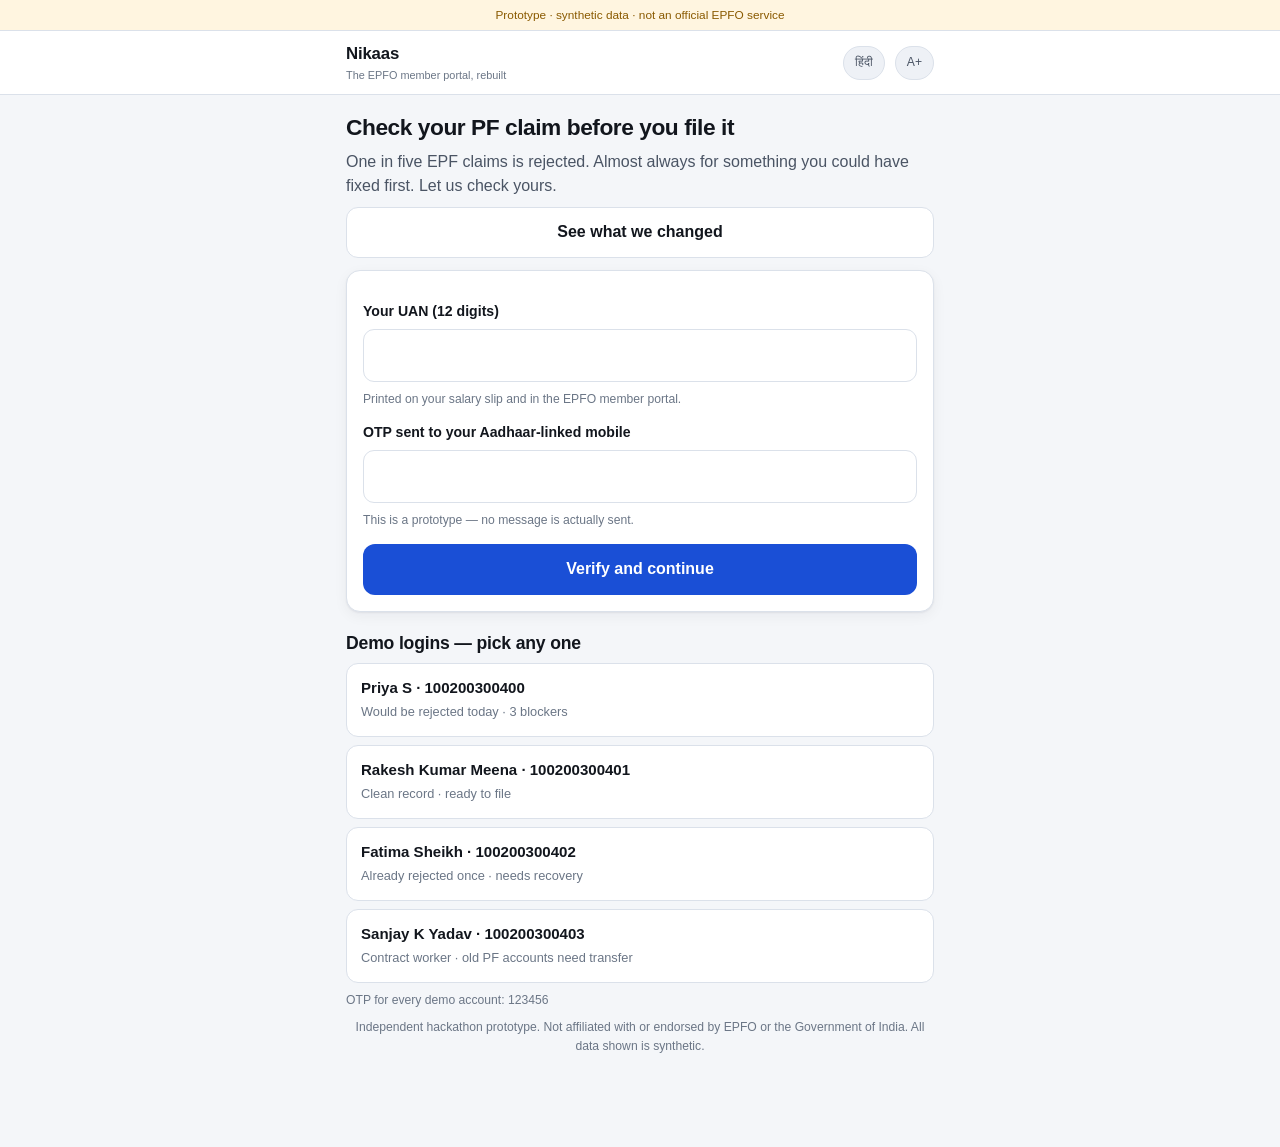
<file: index.html>
<!doctype html>
<html lang="en" data-text="normal">
<head>
<meta charset="utf-8">
<meta name="viewport" content="width=device-width, initial-scale=1, viewport-fit=cover">
<title>Nikaas — check your PF claim before you file it</title>
<meta name="description" content="One in five EPF claims is rejected, almost always for something fixable. Nikaas checks your record before you file, tells you exactly what to fix and who must fix it. Independent hackathon prototype, synthetic data.">
<meta name="theme-color" content="#1a4fd6" media="(prefers-color-scheme: light)">
<meta name="theme-color" content="#0d1117" media="(prefers-color-scheme: dark)">
<link rel="manifest" href="./manifest.webmanifest">
<link rel="icon" href="data:image/svg+xml,%3Csvg xmlns='http://www.w3.org/2000/svg' viewBox='0 0 64 64'%3E%3Crect width='64' height='64' rx='14' fill='%231a4fd6'/%3E%3Cpath d='M18 44V20h6l16 16V20h6v24h-6L24 28v16z' fill='%23fff'/%3E%3C/svg%3E">
<link rel="stylesheet" href="./assets/styles.css">
</head>
<body>
<div id="app">
  <noscript>
    <div style="max-width:620px;margin:40px auto;padding:0 16px;font-family:system-ui,sans-serif">
      <h1>Nikaas</h1>
      <p>This prototype needs JavaScript to run its claim-readiness checks. Everything runs on your own device — there is no server.</p>
      <p><small>Independent hackathon prototype. Not affiliated with EPFO or the Government of India. All data is synthetic.</small></p>
    </div>
  </noscript>
</div>
<script type="module" src="./assets/app.js"></script>
</body>
</html>
</file>
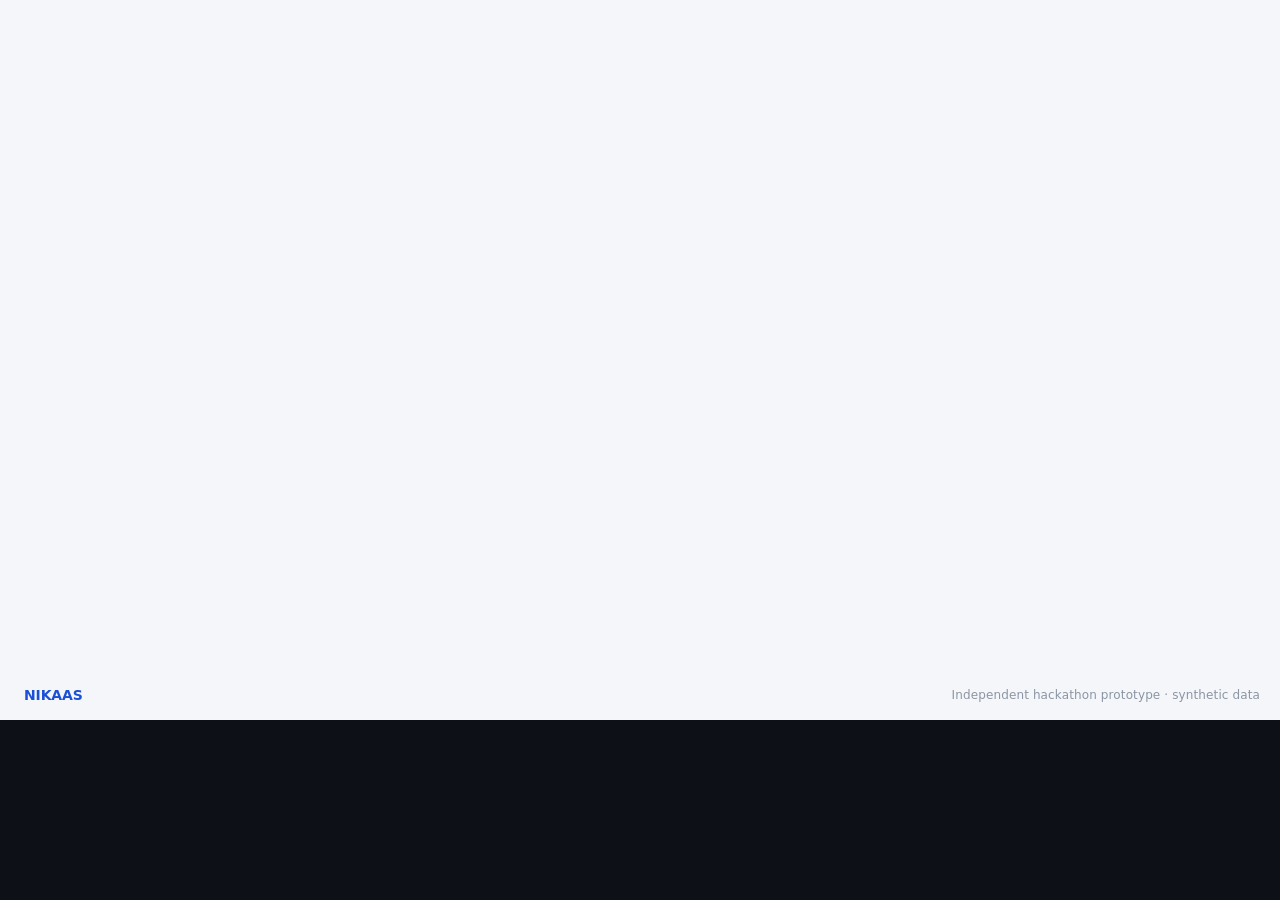
<file: film/film.html>
<!doctype html><html lang="en"><head><meta charset="utf-8">
<title>Nikaas</title>
<style>
* { box-sizing:border-box; margin:0; padding:0; }
html,body { width:1280px; height:720px; overflow:hidden; background:#0d1117;
  font:16px/1.5 system-ui,-apple-system,"Segoe UI",Roboto,"Noto Sans","Noto Sans Devanagari",sans-serif; }
#stage { position:relative; width:1280px; height:720px; background:#f4f6f9; color:#12161d; overflow:hidden; }

.scene { position:absolute; inset:0; opacity:0; pointer-events:none;
  display:flex; align-items:center; padding:56px 88px; gap:64px;
  transition:opacity .55s ease; }
.scene.on { opacity:1; }
.scene.center { flex-direction:column; justify-content:center; text-align:center; }

.eyebrow { font-size:15px; font-weight:700; letter-spacing:.16em; text-transform:uppercase; color:#1a4fd6; margin-bottom:18px; }
h1 { font-size:60px; line-height:1.06; letter-spacing:-.03em; font-weight:800; }
h2 { font-size:40px; line-height:1.15; letter-spacing:-.02em; font-weight:750; }
p  { font-size:22px; line-height:1.5; color:#4a5464; margin-top:18px; max-width:620px; }
.big { font-size:104px; font-weight:850; letter-spacing:-.045em; line-height:1; font-variant-numeric:tabular-nums; }
.blue { color:#1a4fd6; } .red { color:#b3261e; } .green { color:#0f7a3d; }

.copy { flex:1; min-width:0; }
.rise { opacity:0; transform:translateY(26px); transition:opacity .6s ease, transform .6s cubic-bezier(.2,.7,.3,1); }
.on .rise { opacity:1; transform:none; }
.on .d1 { transition-delay:.20s } .on .d2 { transition-delay:.45s }
.on .d3 { transition-delay:.70s } .on .d4 { transition-delay:.95s }

/* phone */
.phone { flex:0 0 auto; width:330px; height:590px; border-radius:34px; padding:10px;
  background:#12161d; box-shadow:0 26px 60px rgba(16,24,40,.28); position:relative; }
.phone img { width:100%; height:100%; object-fit:cover; object-position:top center; border-radius:25px; display:block; background:#fff; }
.phone.slide { opacity:0; transform:translateX(40px) scale(.97); transition:opacity .7s ease, transform .7s cubic-bezier(.2,.7,.3,1); }
.on .phone.slide { opacity:1; transform:none; transition-delay:.15s; }

/* callout bubble pinned over the phone */
.pin { position:absolute; background:#12161d; color:#fff; border-radius:12px; padding:11px 15px;
  font-size:17px; font-weight:650; white-space:nowrap; box-shadow:0 10px 26px rgba(0,0,0,.3);
  opacity:0; transform:translateY(8px); transition:opacity .45s ease, transform .45s ease; }
.on .pin { opacity:1; transform:none; transition-delay:.9s; }
.pin.blue { background:#1a4fd6; } .pin.red { background:#b3261e; } .pin.green { background:#0f7a3d; }
.pin::after { content:''; position:absolute; width:11px; height:11px; background:inherit; transform:rotate(45deg); }
.pin.l::after { left:-4px; top:50%; margin-top:-5px; }
.pin.r::after { right:-4px; top:50%; margin-top:-5px; }

/* lists */
.rows { margin-top:26px; display:flex; flex-direction:column; gap:11px; max-width:640px; }
.row { display:flex; align-items:center; gap:13px; font-size:20px; color:#12161d;
  background:#fff; border:1px solid #dbe1ea; border-radius:12px; padding:13px 17px;
  opacity:0; transform:translateX(-16px); transition:opacity .5s ease, transform .5s ease; }
.on .row { opacity:1; transform:none; }
.on .row:nth-child(1){transition-delay:.35s} .on .row:nth-child(2){transition-delay:.5s}
.on .row:nth-child(3){transition-delay:.65s} .on .row:nth-child(4){transition-delay:.8s}
.tag { flex:0 0 auto; font-size:13px; font-weight:750; padding:3px 9px; border-radius:99px; }
.tag.you { background:#e8eeff; color:#1a4fd6; } .tag.emp { background:#fff5e0; color:#8a5a00; }
.tag.epf { background:#fdecea; color:#b3261e; }

/* the AFTER -> BEFORE beat */
.swap { display:flex; align-items:center; gap:34px; margin-top:34px; }
.box { background:#fff; border:2px solid #dbe1ea; border-radius:16px; padding:24px 30px; font-size:25px; font-weight:700; }
.box.bad { border-color:#b3261e; color:#b3261e; }
.box.good { border-color:#0f7a3d; color:#0f7a3d; opacity:0; transform:scale(.9);
  transition:opacity .5s ease, transform .5s cubic-bezier(.2,.9,.3,1.3); }
.on .box.good { opacity:1; transform:none; transition-delay:1.15s; }
.arrow { font-size:40px; color:#1a4fd6; opacity:0; transition:opacity .4s ease; }
.on .arrow { opacity:1; transition-delay:.95s; }

/* stat bar */
.bar { margin-top:24px; width:620px; height:20px; border-radius:99px; background:#e3e7ee; overflow:hidden; }
.bar > i { display:block; height:100%; width:0; background:#b3261e; transition:width 1.5s cubic-bezier(.3,.8,.3,1); }
.on .bar > i { width:22%; transition-delay:.6s; }

.stack { display:flex; gap:16px; margin-top:30px; flex-wrap:wrap; }
.chip { background:#fff; border:1px solid #dbe1ea; border-radius:99px; padding:11px 20px; font-size:19px; font-weight:650;
  opacity:0; transform:translateY(10px); transition:opacity .45s ease, transform .45s ease; }
.on .chip:nth-child(1){transition-delay:.4s} .on .chip:nth-child(2){transition-delay:.55s}
.on .chip:nth-child(3){transition-delay:.7s}  .on .chip:nth-child(4){transition-delay:.85s}
.on .chip { opacity:1; transform:none; }

/* chrome */
#bar { position:absolute; left:0; bottom:0; height:4px; background:#1a4fd6; width:0; z-index:10; }
#note { position:absolute; right:20px; bottom:16px; font-size:12px; color:#8b95a4; z-index:10; letter-spacing:.01em; }
#mark { position:absolute; left:24px; bottom:14px; font-size:14px; font-weight:800; color:#1a4fd6; z-index:10; letter-spacing:-.01em; }
.dark { background:#0d1117; color:#e8ecf2; }
.dark p { color:#aeb8c6; } .dark .box { background:#161b23; border-color:#2a323d; }
</style></head><body><div id="stage">

<section class="scene center" id="s1">
  <div class="eyebrow rise">EPFO · Financial year 2024-25</div>
  <div class="big rise d1"><span id="n1">0</span> crore</div>
  <p class="rise d2" style="font-size:23px; margin-top:10px">EPF claims filed by members</p>
  <div class="big red rise d3" style="margin-top:18px"><span id="n2">0</span> crore</div>
  <p class="rise d3" style="font-size:23px; margin-top:10px">were <strong style="color:#b3261e">rejected</strong></p>
  <div class="bar rise d4"><i></i></div>
</section>

<section class="scene center" id="s2">
  <h1 class="rise">Almost none of it was fraud.</h1>
  <div class="stack" style="justify-content:center">
    <div class="chip">A name spelled differently on Aadhaar</div>
    <div class="chip">A bank account never verified</div>
    <div class="chip">An exit date an employer never marked</div>
  </div>
  <p class="rise d4" style="margin-top:34px">Every one of them knowable <em>before</em> the member pressed submit.</p>
</section>

<section class="scene center" id="s3">
  <div class="eyebrow rise">The one change</div>
  <div class="swap">
    <div class="box bad rise d1">EPFO validates<br>AFTER you file</div>
    <div class="arrow">→</div>
    <div class="box good">We check<br>BEFORE you file</div>
  </div>
  <p class="rise d4" style="margin-top:40px">That turns 1.74 crore rejections into 1.74 crore corrections.</p>
</section>

<section class="scene center dark" id="s4">
  <h1 class="rise" style="font-size:96px">Nikaas</h1>
  <p class="rise d2" style="font-size:30px; color:#6f9bff; margin-top:10px">The EPFO member portal, rebuilt</p>
  <p class="rise d3" style="font-size:19px; margin-top:26px">Independent hackathon prototype · synthetic data · not affiliated with EPFO</p>
</section>

<section class="scene" id="s5">
  <div class="copy">
    <div class="eyebrow rise">Before you file</div>
    <h2 class="rise d1">It tells you if you would be rejected.</h2>
    <p class="rise d2">Priya has ₹4,72,000 in her PF. Her readiness score is 19 out of 100.</p>
    <p class="rise d3">Filing today, she would be rejected — and would only find out in three weeks.</p>
  </div>
  <div class="phone slide"><img src="assets/02-home-blocked.png" alt="">
    <div class="pin red l" style="left:-140px; top:47%">19 / 100</div></div>
</section>

<section class="scene" id="s6">
  <div class="copy">
    <div class="eyebrow rise">The piece members never get</div>
    <h2 class="rise d1">Every blocker says who must fix it.</h2>
    <div class="rows">
      <div class="row"><span class="tag you">YOU</span> Name does not match Aadhaar</div>
      <div class="row"><span class="tag emp">EMPLOYER</span> Exit date never marked</div>
      <div class="row"><span class="tag epf">EPFO</span> More than one UAN</div>
    </div>
    <p class="rise d4" style="font-size:19px">Re-filing never fixes an employer's blocker. Most people re-file anyway.</p>
  </div>
  <div class="phone slide"><img src="assets/after-fatima-readiness.png" alt=""></div>
</section>

<section class="scene" id="s7">
  <div class="copy">
    <div class="eyebrow rise">The most common rejection in India</div>
    <h2 class="rise d1">It shows the exact difference.</h2>
    <p class="rise d2">Her UAN says <strong>Priya S</strong>.<br>Her Aadhaar says <strong>Priya Sundaram</strong>.</p>
    <p class="rise d3">One missing surname. Three weeks lost.</p>
  </div>
  <div class="phone slide"><img src="assets/03-readiness.png" alt="">
    <div class="pin blue l" style="left:-118px; top:38%">Name mismatch</div></div>
</section>

<section class="scene" id="s8">
  <div class="copy">
    <div class="eyebrow rise">Never advice — always a document</div>
    <h2 class="rise d1">It writes the letter for you.</h2>
    <p class="rise d2">Naming the exact months, the exact dates, the exact UAN. In English or Hindi.</p>
    <p class="rise d3">Every dead end in this product ends in something you can actually send.</p>
  </div>
  <div class="phone slide"><img src="assets/05-draft.png" alt=""></div>
</section>

<section class="scene" id="s9">
  <div class="copy">
    <div class="eyebrow rise">When EPFO is the one who is late</div>
    <h2 class="rise d1">It stops waiting and files the grievance.</h2>
    <p class="rise d2">Rakesh did everything right. Clean record, 100 out of 100.</p>
    <p class="rise d3">EPFO is six days past its own 20-day Citizen's Charter — so the app drafts the grievance.</p>
  </div>
  <div class="phone slide"><img src="assets/overdue-claim.png" alt="">
    <div class="pin red l" style="left:-168px; top:26%">26 days · 6 over</div></div>
</section>

<section class="scene" id="s10">
  <div class="copy">
    <div class="eyebrow rise">Built for who actually uses this</div>
    <h2 class="rise d1">हिंदी throughout. Read aloud. Works offline.</h2>
    <div class="stack">
      <div class="chip">English + हिंदी</div><div class="chip">Read aloud</div>
      <div class="chip">Larger text</div><div class="chip">31 KB gzipped</div>
    </div>
    <p class="rise d4" style="font-size:19px">No images, no web fonts — it opens on 2G, and keeps working with no signal at all.</p>
  </div>
  <div class="phone slide"><img src="assets/10-hindi.png" alt=""></div>
</section>

<section class="scene center" id="s11">
  <div class="eyebrow rise">How it was built</div>
  <div class="stack" style="justify-content:center">
    <div class="chip">18-rule rejection taxonomy</div>
    <div class="chip">Extended with Codex</div>
    <div class="chip">Pure-function engine</div>
    <div class="chip">65 browser checks</div>
  </div>
  <p class="rise d4" style="margin-top:36px; font-size:24px">The engine has no DOM and no network — it is the part you would point<br>at a real read-only EPFO API, and it is testable on its own.</p>
</section>

<section class="scene center dark" id="s12">
  <h2 class="rise" style="font-size:46px; max-width:1000px">The strongest version of this<br>is not an app at all.</h2>
  <p class="rise d2" style="font-size:26px; max-width:900px; margin-top:26px">It is this check running inside the EPFO portal — refusing to accept a claim that is certain to fail.</p>
  <p class="rise d4" style="font-size:17px; margin-top:44px">Independent hackathon prototype. All data synthetic. Not affiliated with, or endorsed by, EPFO or the Government of India.</p>
</section>

<div id="mark">NIKAAS</div>
<div id="note">Independent hackathon prototype · synthetic data</div>
<div id="bar"></div>
</div>

<script>
const TL = [
  ['s1',0], ['s2',9.5], ['s3',16.5], ['s4',24.5], ['s5',30.5], ['s6',40.5],
  ['s7',51.5], ['s8',60], ['s9',68], ['s10',78.5], ['s11',87.5], ['s12',96.5]
];
const END = 107;
function counter(el, to, dur, dec) {
  const t0 = performance.now();
  (function step(now){
    const k = Math.min(1, (now - t0)/dur), e = 1 - Math.pow(1-k, 3);
    el.textContent = (to*e).toFixed(dec);
    if (k < 1) requestAnimationFrame(step);
  })(t0);
}
window.__play = () => {
  const t0 = performance.now();
  TL.forEach(([id, at], i) => setTimeout(() => {
    document.querySelectorAll('.scene.on').forEach(s => s.classList.remove('on'));
    document.getElementById(id).classList.add('on');
    if (id === 's1') {
      setTimeout(() => counter(document.getElementById('n1'), 7.96, 1500, 2), 250);
      setTimeout(() => counter(document.getElementById('n2'), 1.74, 1400, 2), 1900);
    }
  }, at*1000));
  (function tick(now){
    const k = Math.min(1, (now - t0)/(END*1000));
    document.getElementById('bar').style.width = (k*100) + '%';
    if (k < 1) requestAnimationFrame(tick);
  })(t0);
};
</script></body></html>
</file>
<file: assets/styles.css>
/* =========================================================================
   Nikaas — styles
   Mobile-first. System fonts only (no webfont round-trip on a slow link).
   No images anywhere: the whole app is under 100KB so it opens on 2G.
   ========================================================================= */

:root {
  --bg:        #f4f6f9;
  --surface:   #ffffff;
  --surface-2: #eef1f6;
  --ink:       #12161d;
  --ink-2:     #4a5464;
  --ink-3:     #6b7686;
  --line:      #dbe1ea;

  --brand:     #1a4fd6;
  --brand-ink: #ffffff;
  --brand-soft:#e8eeff;

  --danger:    #b3261e;
  --danger-bg: #fdecea;
  --warn:      #8a5a00;
  --warn-bg:   #fff5e0;
  --good:      #0f7a3d;
  --good-bg:   #e7f6ec;

  --radius: 14px;
  --pad: 16px;
  --maxw: 620px;
  --fs: 16px;
  --shadow: 0 1px 2px rgba(16,24,40,.06), 0 4px 14px rgba(16,24,40,.05);
}

@media (prefers-color-scheme: dark) {
  :root {
    --bg:#0d1117; --surface:#161b23; --surface-2:#1e2530;
    --ink:#e8ecf2; --ink-2:#aeb8c6; --ink-3:#8b95a4; --line:#2a323d;
    --brand:#6f9bff; --brand-ink:#0d1117; --brand-soft:#1a2440;
    --danger:#ff9d94; --danger-bg:#3a1a17; --warn:#ffca63; --warn-bg:#382a0e;
    --good:#6fd694; --good-bg:#12301f;
    --shadow: 0 1px 2px rgba(0,0,0,.4);
  }
}

html[data-text="big"] { --fs: 19px; --pad: 18px; }

* { box-sizing: border-box; }

html, body {
  margin: 0; padding: 0;
  background: var(--bg); color: var(--ink);
  font: var(--fs)/1.55 -apple-system, BlinkMacSystemFont, "Segoe UI", Roboto,
        "Noto Sans", "Noto Sans Devanagari", Arial, sans-serif;
  -webkit-text-size-adjust: 100%;
}
body { padding-bottom: 84px; }

/* ---------- layout ---------- */
.wrap { max-width: var(--maxw); margin: 0 auto; padding: 0 var(--pad); }

.topbar {
  position: sticky; top: 0; z-index: 30;
  background: var(--surface); border-bottom: 1px solid var(--line);
}
.topbar-in {
  max-width: var(--maxw); margin: 0 auto; padding: 10px var(--pad);
  display: flex; align-items: center; gap: 10px;
}
.brand { font-weight: 700; font-size: 1.05rem; letter-spacing: -.01em; margin-right: auto; }
.brand small { display: block; font-weight: 400; font-size: .68rem; color: var(--ink-3); letter-spacing: 0; }

.ribbon {
  background: var(--warn-bg); color: var(--warn);
  font-size: .74rem; text-align: center; padding: 6px var(--pad);
  border-bottom: 1px solid var(--line);
}

/* ---------- generic bits ---------- */
.card {
  background: var(--surface); border: 1px solid var(--line);
  border-radius: var(--radius); padding: var(--pad);
  margin: 12px 0; box-shadow: var(--shadow);
}
.card.flat { box-shadow: none; }
h1 { font-size: 1.42rem; line-height: 1.25; margin: 18px 0 6px; letter-spacing: -.02em; }
h2 { font-size: 1.1rem;  line-height: 1.3;  margin: 20px 0 8px; letter-spacing: -.01em; }
h3 { font-size: .96rem;  margin: 0 0 6px; }
p  { margin: 8px 0; color: var(--ink-2); }
.lede { color: var(--ink-2); font-size: 1rem; }
.muted { color: var(--ink-3); font-size: .84rem; }
.tiny  { font-size: .76rem; color: var(--ink-3); }
.strong { color: var(--ink); font-weight: 600; }

.btn {
  display: inline-flex; align-items: center; justify-content: center; gap: 8px;
  width: 100%; min-height: 50px; padding: 12px 18px;
  border: 1px solid transparent; border-radius: 12px;
  background: var(--brand); color: var(--brand-ink);
  font: inherit; font-weight: 650; cursor: pointer;
  text-align: center;
}
.btn:active { transform: translateY(1px); }
.btn.secondary { background: var(--surface); color: var(--ink); border-color: var(--line); }
.btn.ghost { background: transparent; color: var(--brand); border-color: transparent; min-height: 40px; }
.btn.danger { background: var(--danger); color: #fff; }
.btn:disabled { opacity: .45; cursor: not-allowed; }
.btn.sm { min-height: 40px; width: auto; padding: 8px 14px; font-size: .86rem; }
.btnrow { display: flex; gap: 10px; flex-wrap: wrap; }
.btnrow > .btn { width: auto; flex: 0 1 auto; }

/* "I have done this" is a confirmation, not the primary action on the screen.
   Styling it as an outlined checkbox keeps the fix list from becoming a
   column of identical blue slabs. */
/* The done-toggle sits in the card head rather than on its own row: with a
   dozen findings that row cost more vertical space than the control was worth. */
.tick {
  flex: 0 0 auto; min-width: 44px; min-height: 44px;
  display: grid; place-items: center; cursor: pointer;
  background: transparent; border: 1px solid var(--line);
  border-radius: 10px; color: var(--ink-2); font: inherit; font-size: 1.25rem;
}
.tick.on { background: var(--good-bg); color: var(--good); border-color: var(--good); }
.finding-head .chip { align-self: center; }
.finding .tiny .chip { margin-right: 6px; }

.chip {
  display: inline-flex; align-items: center; gap: 6px;
  padding: 3px 10px; border-radius: 999px;
  font-size: .74rem; font-weight: 650; white-space: nowrap;
}
.chip.blocker { background: var(--danger-bg); color: var(--danger); }
.chip.warning { background: var(--warn-bg);   color: var(--warn); }
.chip.good    { background: var(--good-bg);   color: var(--good); }
.chip.neutral { background: var(--surface-2); color: var(--ink-2); }

label { display: block; font-weight: 600; font-size: .88rem; margin: 14px 0 6px; }
input[type=text], input[type=tel], select, textarea {
  width: 100%; padding: 13px 14px; font: inherit;
  background: var(--surface); color: var(--ink);
  border: 1px solid var(--line); border-radius: 11px;
}
input:focus-visible, select:focus-visible, textarea:focus-visible,
.btn:focus-visible, a:focus-visible, [tabindex]:focus-visible {
  outline: 3px solid var(--brand); outline-offset: 2px;
}
textarea { min-height: 200px; font-family: ui-monospace, "SF Mono", Menlo, Consolas, monospace; font-size: .82rem; line-height: 1.5; }

/* ---------- readiness gauge ---------- */
.gauge { display: flex; align-items: center; gap: 16px; }
.dial {
  --v: 0;
  flex: 0 0 96px; width: 96px; height: 96px; border-radius: 50%;
  display: grid; place-items: center; position: relative;
  background: conic-gradient(var(--dial-c) calc(var(--v) * 1%), var(--surface-2) 0);
}
.dial::after {
  content: ''; position: absolute; inset: 9px;
  background: var(--surface); border-radius: 50%;
}
.dial b { position: relative; z-index: 1; font-size: 1.6rem; line-height: 1; }
.dial span { position: relative; z-index: 1; font-size: .62rem; color: var(--ink-3); display: block; text-align: center; }
.dial.bad  { --dial-c: var(--danger); }
.dial.mid  { --dial-c: var(--warn); }
.dial.good { --dial-c: var(--good); }

/* ---------- money ---------- */
.amount { font-size: 2rem; font-weight: 700; letter-spacing: -.02em; line-height: 1.1; }
.amount.sm { font-size: 1.3rem; }
.rows { display: grid; gap: 1px; background: var(--line); border-radius: 11px; overflow: hidden; border: 1px solid var(--line); }
.rows > div {
  display: flex; justify-content: space-between; align-items: baseline; gap: 12px;
  background: var(--surface); padding: 11px 13px; font-size: .9rem;
}
.rows > div.miss { background: var(--danger-bg); }
.rows > div.miss span:last-child { color: var(--danger); font-weight: 650; }
.rows b { font-variant-numeric: tabular-nums; }

/* ---------- finding cards ---------- */
.finding { border-left: 4px solid var(--line); }
.finding.blocker { border-left-color: var(--danger); }
.finding.warning { border-left-color: var(--warn); }
.finding.done    { border-left-color: var(--good); opacity: .62; }
.finding-head { display: flex; align-items: flex-start; gap: 10px; }
.finding-head h3 { flex: 1; }
.disclose {
  width: 100%; background: none; border: 0; padding: 10px 0 0;
  color: var(--brand); font: inherit; font-weight: 600; font-size: .88rem;
  text-align: left; cursor: pointer;
}
.body { display: none; padding-top: 10px; border-top: 1px solid var(--line); margin-top: 10px; }
.body.open { display: block; }
.quote {
  background: var(--surface-2); border-radius: 10px; padding: 10px 12px;
  font-size: .85rem; color: var(--ink-2); font-style: italic; margin: 8px 0;
}
ol.steps { margin: 8px 0; padding-left: 20px; }
ol.steps li { margin: 7px 0; color: var(--ink-2); font-size: .92rem; }

/* ---------- timeline ---------- */
.timeline { list-style: none; margin: 12px 0 0; padding: 0; }
.timeline li { position: relative; padding: 0 0 20px 28px; }
.timeline li::before {
  content: ''; position: absolute; left: 4px; top: 4px;
  width: 12px; height: 12px; border-radius: 50%;
  background: var(--surface); border: 2px solid var(--line);
}
.timeline li::after {
  content: ''; position: absolute; left: 9px; top: 18px; bottom: 0; width: 2px; background: var(--line);
}
.timeline li:last-child::after { display: none; }
.timeline li.done::before   { background: var(--good); border-color: var(--good); }
.timeline li.now::before    { background: var(--brand); border-color: var(--brand); box-shadow: 0 0 0 4px var(--brand-soft); }
.timeline li.fail::before   { background: var(--danger); border-color: var(--danger); }
.timeline b { font-size: .94rem; }

.progress { height: 8px; border-radius: 999px; background: var(--surface-2); overflow: hidden; margin: 10px 0 6px; }
.progress > i { display: block; height: 100%; background: var(--brand); }
.progress > i.over { background: var(--danger); }

/* ---------- tabs / bottom nav ---------- */
.tabs {
  position: fixed; bottom: 0; left: 0; right: 0; z-index: 40;
  background: var(--surface); border-top: 1px solid var(--line);
  padding-bottom: env(safe-area-inset-bottom, 0);
}
.tabs-in { max-width: var(--maxw); margin: 0 auto; display: grid; grid-template-columns: repeat(4, 1fr); }
.tab {
  background: none; border: 0; padding: 9px 4px 11px; cursor: pointer;
  font: inherit; font-size: .7rem; color: var(--ink-3);
  display: flex; flex-direction: column; align-items: center; gap: 3px;
}
.tab b { font-size: 1.15rem; line-height: 1; font-weight: 400; }
.tab[aria-current="page"] { color: var(--brand); font-weight: 700; }

.iconbtn {
  background: var(--surface-2); border: 1px solid var(--line); color: var(--ink-2);
  border-radius: 999px; padding: 6px 11px; font: inherit; font-size: .76rem;
  cursor: pointer; white-space: nowrap; min-height: 34px;
}
.iconbtn[aria-pressed="true"] { background: var(--brand); color: var(--brand-ink); border-color: var(--brand); }

/* ---------- misc ---------- */
.callout { border-radius: 11px; padding: 12px 14px; margin: 12px 0; font-size: .9rem; }
.callout.danger { background: var(--danger-bg); color: var(--danger); }
.callout.warn   { background: var(--warn-bg);   color: var(--warn); }
.callout.good   { background: var(--good-bg);   color: var(--good); }
.callout.info   { background: var(--brand-soft); color: var(--ink-2); }
.callout b, .callout .strong { color: inherit; }

.demo-btn {
  display: block; width: 100%; text-align: left; cursor: pointer;
  background: var(--surface); border: 1px solid var(--line);
  border-radius: 12px; padding: 12px 14px; margin: 8px 0; font: inherit; color: var(--ink);
}
.demo-btn b { display: block; font-size: .94rem; }
.demo-btn span { font-size: .8rem; color: var(--ink-3); }

.split { display: flex; justify-content: space-between; align-items: center; gap: 12px; }
.stack > * + * { margin-top: 10px; }
.grid2 { display: grid; grid-template-columns: 1fr 1fr; gap: 10px; }
@media (max-width: 380px) { .grid2 { grid-template-columns: 1fr; } }

.sr-only {
  position: absolute; width: 1px; height: 1px; padding: 0; margin: -1px;
  overflow: hidden; clip: rect(0 0 0 0); white-space: nowrap; border: 0;
}
.skip:focus {
  position: fixed; top: 8px; left: 8px; z-index: 100; width: auto;
  height: auto; clip: auto; background: var(--brand); color: var(--brand-ink);
  padding: 10px 16px; border-radius: 8px;
}
footer { padding: 24px 0 12px; text-align: center; }

@media (prefers-reduced-motion: reduce) { * { transition: none !important; animation: none !important; } }

/* ---------- before / after comparison ---------- */
.compare h3 { margin-bottom: 10px; }
.cmp { display: grid; gap: 10px; }
@media (min-width: 560px) { .cmp { grid-template-columns: 1fr 1fr; } }
.cmp > div { border-radius: 10px; padding: 10px 12px; }
.cmp-then { background: var(--danger-bg); }
.cmp-now  { background: var(--good-bg); }
.cmp p { margin: 4px 0 0; font-size: .88rem; color: var(--ink-2); }
.cmp-then p { color: var(--danger); }
.cmp-now  p { color: var(--good); }
.cmp-label {
  font-size: .68rem; font-weight: 700; text-transform: uppercase;
  letter-spacing: .04em; opacity: .8;
}
.cmp-then .cmp-label { color: var(--danger); }
.cmp-now  .cmp-label { color: var(--good); }
</file>
